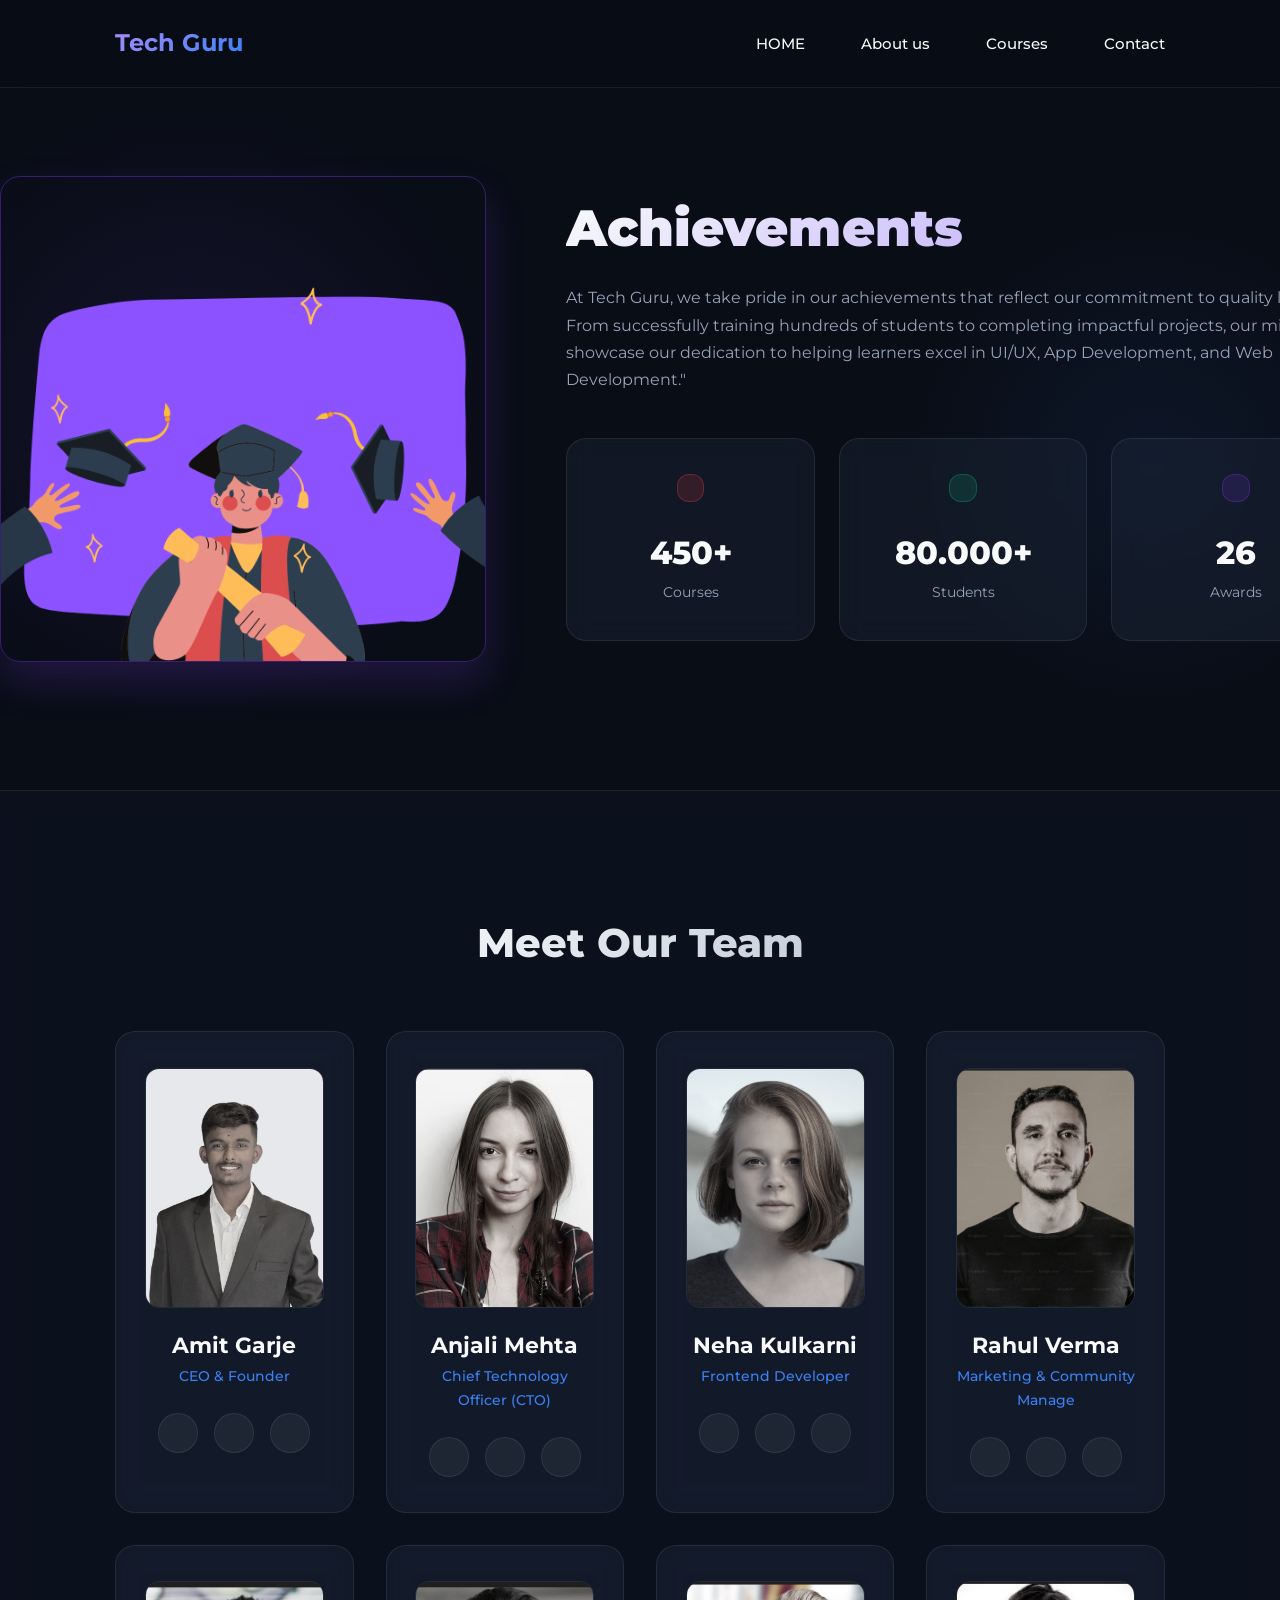
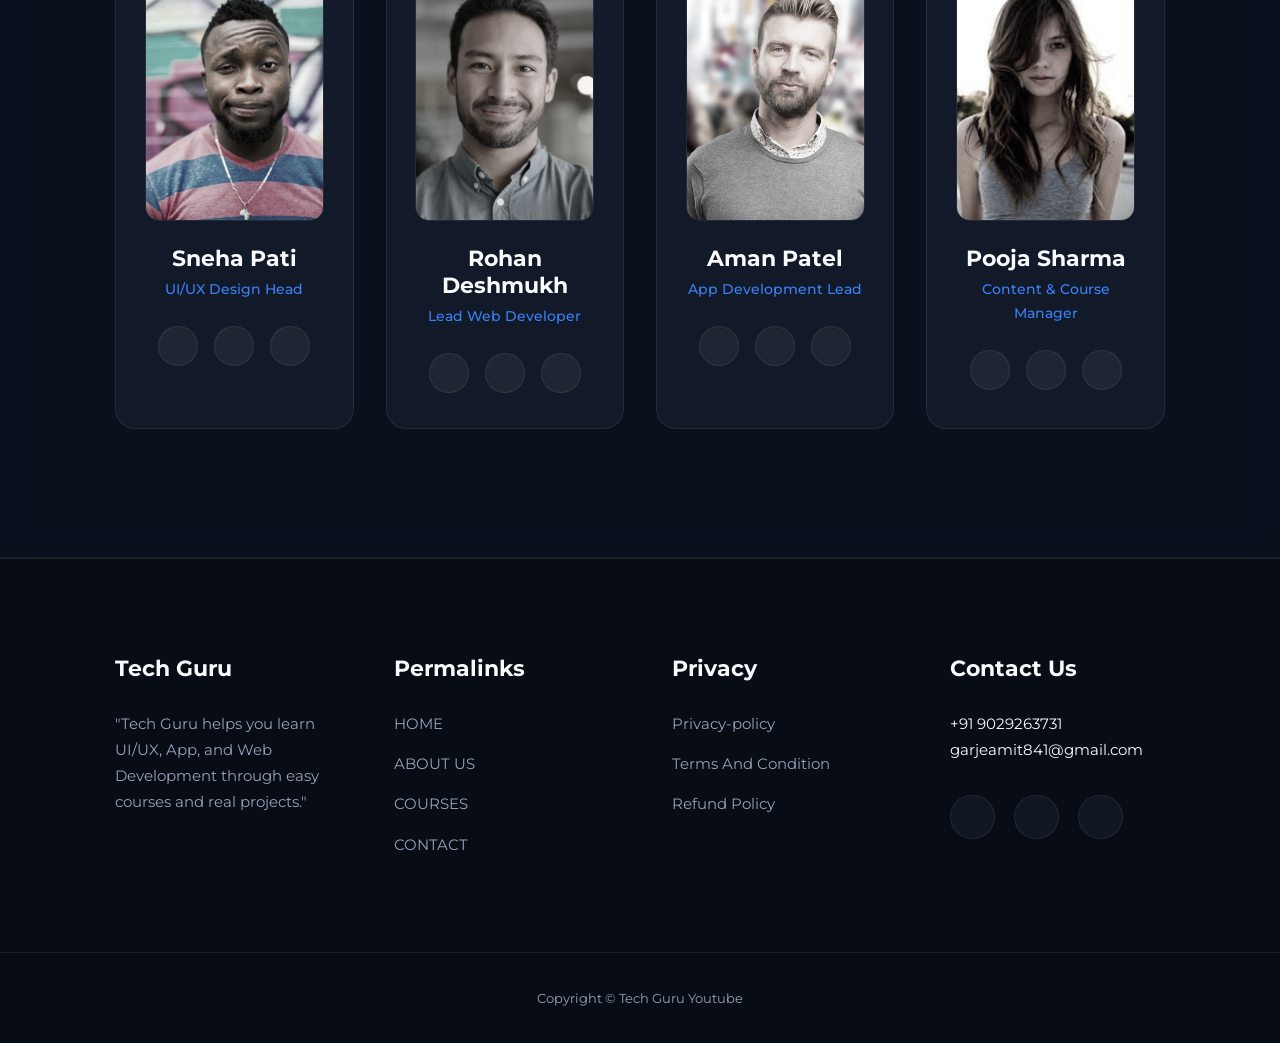
<file: about.html>
<!DOCTYPE html>
<html lang="en">
<head>
    <meta charset="UTF-8">
    <meta name="viewport" content="width=device-width, initial-scale=1.0">
    <title>Responsive Multipage Education Website Using Html-css-js</title>
    <link rel="stylesheet" href="./css/style.css">
    <link rel="stylesheet" href="./css/about.css">


    

    <!-- ICONSCOUT CDN-->
     <link rel="stylesheet" href="https://unicons.iconscout.com/release/v4.2.0/css/line.css">
    <!-- Google fonts (MONTSERRAT)-->
    <link rel="preconnect" href="https://fonts.googleapis.com">
    <link rel="preconnect" href="https://fonts.gstatic.com" crossorigin>
    <link href="https://fonts.googleapis.com/css2?family=Montserrat:ital,wght@0,100..900;1,100..900&display=swap" rel="stylesheet">

   
</head>
<body>
    
    <nav>
        <div class="container nav__container">
         <a href="index.html"><b>Tech Guru</b></a>
         <ul class="nav__menu">
              <li><a href="index.html">HOME</a></li>
              <li><a href="about.html">About us</a></li>
              <li><a href="courses.html">Courses</a></li>
              <li><a href="contact.html">Contact</a></li>

              
        </ul>
        <button id="open-menu-btn"> <i class="uil uil-list-ul"></i></button>
        <button id="close-menu-btn"> <i class="uil uil-multiply"></i></button>
        </div>
    </nav>




    <!--Achievemet Section-->

    <section class="section about__achievement">
        <div class="conatiner about__achievemets__container">
            <div class="about__achievemets__left">
                <img src="images/Aboutus rem.png">
            </div>



            <div class="about__achievemets__right">
                <h1>Achievements</h1>
                <p>At Tech Guru, we take pride in our achievements that reflect our commitment to quality learning. From successfully training hundreds of students to completing impactful projects, our milestones showcase our dedication to helping learners excel in UI/UX, App Development, and Web Development."</p>
                
                <div class="achievements__cards">
                    <article class="achievement__card">
                        <span class="achievemet__icon"><i class="uil uil-video"></i></span>
                        <h3>450+</h3>
                        <p>Courses</p>
                    </article>



                     <article class="achievement__card">
                        <span class="achievemet__icon"><i class="uil uil-users-alt"></i></span>
                        <h3>80.000+</h3>
                        <p>Students</p>
                    </article>



                     <article class="achievement__card">
                        <span class="achievemet__icon"><i class="uil uil-award"></i></span>
                        <h3>26</h3>
                        <p>Awards</p>
                    </article>
                </div>
            </div>


        </div>
    </section>
    <!--=======================Close Achievement section========================================-->

    <!--========================Meet Our Team section ========================================-->

    <section class="team">
        <h2>Meet Our Team</h2>
        <div class="container team__container">
            <article class="team__member">
                <div class="team__member-image">
                    <img src="images/Amit Garje java developer.jpg" height="250px" width="600px">
                </div>
                <div class="team__member-info">
                    <h4>Amit Garje</h4>
                    <p>CEO & Founder</p>
                </div>
                <div class="team__members-socials">
                    <a href="https://www.instagram.com/mr__amit___000?igsh=azRuZHA1cTVoMTdj" target="_blank"><i class="uil uil-instagram"></i></a>
                    <a href="#" target="_blank"><i class="uil uil-twitter"></i></a>
                    <a href="www.linkedin.com/in/amitgarje" target="_blank"><i class="uil uil-linkedin"></i></a>
                    
                </div>
            </article>


            <!--member 2-->
             <article class="team__member">
                <div class="team__member-image">
                    <img src="images/Screenshot 2025-12-17 131332.png" height="250px" width="600px">
                </div>
                <div class="team__member-info">
                    <h4>Anjali Mehta</h4>
                    <p>Chief Technology Officer (CTO)</p>
                </div>
                <div class="team__members-socials">
                    <a href="https://www.instagram.com/mr__amit___000?igsh=azRuZHA1cTVoMTdj" target="_blank"><i class="uil uil-instagram"></i></a>
                    <a href="#" target="_blank"><i class="uil uil-twitter"></i></a>
                    <a href="www.linkedin.com/in/amitgarje" target="_blank"><i class="uil uil-linkedin"></i></a>
                    
                </div>
            </article>


            <!--member 3-->
             <article class="team__member">
                <div class="team__member-image">
                    <img src="images/Screenshot 2025-12-17 131229.png" height="250px" width="600px">
                </div>
                <div class="team__member-info">
                    <h4>Neha Kulkarni</h4>
                    <p>Frontend Developer</p>
                </div>
                <div class="team__members-socials">
                    <a href="https://www.instagram.com/mr__amit___000?igsh=azRuZHA1cTVoMTdj" target="_blank"><i class="uil uil-instagram"></i></a>
                    <a href="#" target="_blank"><i class="uil uil-twitter"></i></a>
                    <a href="www.linkedin.com/in/amitgarje" target="_blank"><i class="uil uil-linkedin"></i></a>
                    
                </div>
            </article>
 






            <!--member 4-->
             <article class="team__member">
                <div class="team__member-image">
                    <img src="images/Screenshot 2025-12-17 131153.png" height="250px" width="600px">
                </div>
                <div class="team__member-info">
                    <h4>Rahul Verma</h4>
                    <p>Marketing & Community Manage</p>
                </div>
                <div class="team__members-socials">
                    <a href="https://www.instagram.com/mr__amit___000?igsh=azRuZHA1cTVoMTdj" target="_blank"><i class="uil uil-instagram"></i></a>
                    <a href="#" target="_blank"><i class="uil uil-twitter"></i></a>
                    <a href="www.linkedin.com/in/amitgarje" target="_blank"><i class="uil uil-linkedin"></i></a>
                    
                </div>
            </article>


<!--member 5-->
             <article class="team__member">
                <div class="team__member-image">
                    <img src="images/Screenshot 2025-12-17 131213.png" height="250px" width="600px">
                </div>
                <div class="team__member-info">
                    <h4>Sneha Pati</h4>
                    <p>UI/UX Design Head</p>
                </div>
                <div class="team__members-socials">
                    <a href="https://www.instagram.com/mr__amit___000?igsh=azRuZHA1cTVoMTdj" target="_blank"><i class="uil uil-instagram"></i></a>
                    <a href="#" target="_blank"><i class="uil uil-twitter"></i></a>
                    <a href="www.linkedin.com/in/amitgarje" target="_blank"><i class="uil uil-linkedin"></i></a>
                    
                </div>
            </article>




<!--member 6-->
             <article class="team__member">
                <div class="team__member-image">
                    <img src="images/Screenshot 2025-12-17 131242.png" height="250px" width="600px">
                </div>
                <div class="team__member-info">
                    <h4>Rohan Deshmukh</h4>
                    <p>Lead Web Developer</p>
                </div>
                <div class="team__members-socials">
                    <a href="https://www.instagram.com/mr__amit___000?igsh=azRuZHA1cTVoMTdj" target="_blank"><i class="uil uil-instagram"></i></a>
                    <a href="#" target="_blank"><i class="uil uil-twitter"></i></a>
                    <a href="www.linkedin.com/in/amitgarje" target="_blank"><i class="uil uil-linkedin"></i></a>
                    
                </div>
            </article>


            <!--member 7-->
             <article class="team__member">
                <div class="team__member-image">
                    <img src="images/Screenshot 2025-12-17 131407.png" height="250px" width="600px">
                </div>
                <div class="team__member-info">
                    <h4>Aman Patel</h4>
                    <p>App Development Lead</p>
                </div>
                <div class="team__members-socials">
                    <a href="https://www.instagram.com/mr__amit___000?igsh=azRuZHA1cTVoMTdj" target="_blank"><i class="uil uil-instagram"></i></a>
                    <a href="#" target="_blank"><i class="uil uil-twitter"></i></a>
                    <a href="www.linkedin.com/in/amitgarje" target="_blank"><i class="uil uil-linkedin"></i></a>
                    
                </div>
            </article>


            
            <!--member 8-->
             <article class="team__member">
                <div class="team__member-image">
                    <img src="images/Screenshot 2025-12-17 131316.png" height="250px" width="600px">
                </div>
                <div class="team__member-info">
                    <h4>Pooja Sharma</h4>
                    <p>Content & Course Manager</p>
                </div>
                <div class="team__members-socials">
                    <a href="https://www.instagram.com/mr__amit___000?igsh=azRuZHA1cTVoMTdj" target="_blank"><i class="uil uil-instagram"></i></a>
                    <a href="#" target="_blank"><i class="uil uil-twitter"></i></a>
                    <a href="www.linkedin.com/in/amitgarje" target="_blank"><i class="uil uil-linkedin"></i></a>
                    
                </div>
            </article>



        </div>
    </section>

    <!--======================== End of Meet Our Team section========================================-->


   



    <!--========================Footer section========================================-->
   <footer class="footer">
    <div class="container footer__container">
          <div class="footer__1">
            <a href="index.html" class="Footer__logo"><h4>Tech Guru</h4></a>
            <p>"Tech Guru helps you learn UI/UX, App, and Web Development through easy courses and real projects."</p>
          </div>


          <div class="footer__2">
            <h4>Permalinks</h4>
            <ul class="permalinks">
                  <li><a href="index.html">HOME</a></li>
                  <li><a href="about.html">ABOUT US</a></li>
                  <li><a href="courses.html">COURSES</a></li>
                  <li><a href="contact.html">CONTACT</a></li>

            </ul>
          </div>


          <div class="footer__3">
            <h4>Privacy</h4>
            <ul class="privacy">
                  <li><a href="#">Privacy-policy</a></li>
                  <li><a href="#">Terms And Condition</a></li>
                  <li><a href="#">Refund Policy</a></li>
                

            </ul>
          </div>

          <div class="footer__4">
            <h4>Contact Us</h4>
            <div>
                <p>+91 9029263731</p>
                <p>garjeamit841@gmail.com</p>
            </div>

            <ul class="footer__socials">
                <li><a href="https://www.facebook.com/share/1AgcQTmJK9/"><i class="uil uil-facebook"></i></a></li>
                <li><a href="https://www.instagram.com/mr__amit___000?igsh=azRuZHA1cTVoMTdj"><i class="uil uil-instagram"></i></a></li>
                <li><a href="https://www.instagram.com/mr__amit___000?igsh=azRuZHA1cTVoMTdj"><i class="uil uil-linkedin"></i></a></li>


            </ul>
          </div> 


    </div>
     <div class="footer__copyright">
    <small>Copyright &copy; Tech Guru Youtube </small>

 </div>
    </footer>

<!--========================End Footer section========================================-->












<script src="main.js"></script>

   
</body>
</html>
</file>
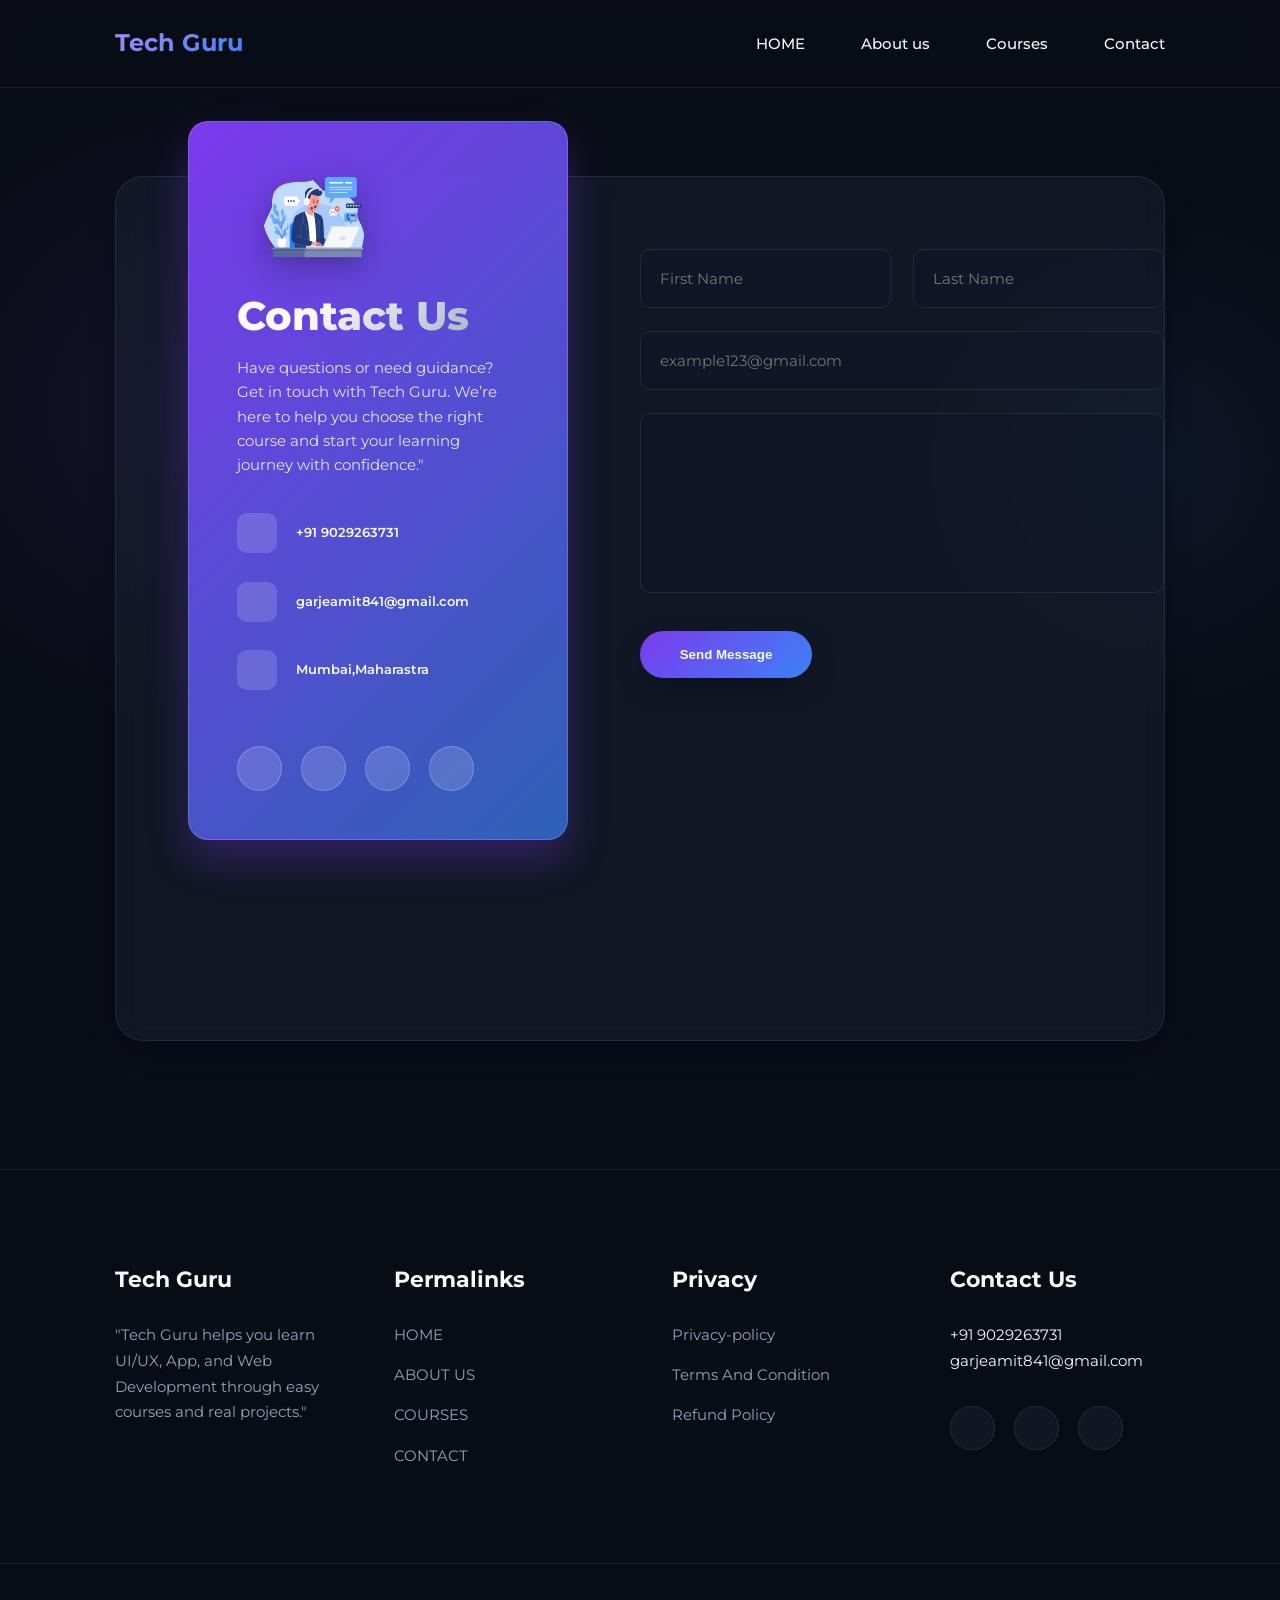
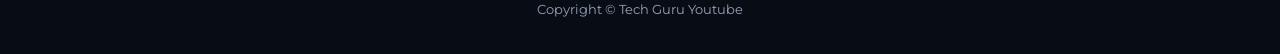
<file: contact.html>
<!DOCTYPE html>
<html lang="en">
<head>
    <meta charset="UTF-8">
    <meta name="viewport" content="width=device-width, initial-scale=1.0">
    <title>Responsive Multipage Education Website Using Html-css-js</title>
    <link rel="stylesheet" href="./css/style.css">
    <link rel="stylesheet" href="./css/contact.css">


    

    <!-- ICONSCOUT CDN-->
     <link rel="stylesheet" href="https://unicons.iconscout.com/release/v4.2.0/css/line.css">
    <!-- Google fonts (MONTSERRAT)-->
    <link rel="preconnect" href="https://fonts.googleapis.com">
    <link rel="preconnect" href="https://fonts.gstatic.com" crossorigin>
    <link href="https://fonts.googleapis.com/css2?family=Montserrat:ital,wght@0,100..900;1,100..900&display=swap" rel="stylesheet">

   
</head>
<body>
    
    <nav>
        <div class="container nav__container">
         <a href="index.html"><b>Tech Guru</b></a>
         <ul class="nav__menu">
              <li><a href="index.html">HOME</a></li>
              <li><a href="about.html">About us</a></li>
              <li><a href="courses.html">Courses</a></li>
              <li><a href="contact.html">Contact</a></li>

              
        </ul>
        <button id="open-menu-btn"> <i class="uil uil-list-ul"></i></button>
        <button id="close-menu-btn"> <i class="uil uil-multiply"></i></button>
        </div>
    </nav>





    <!--Form -->

    <section class="contact">
        <div class="container contact__container">

               <aside class="contact__aside">
                <div class="aside__image">
                    <img src="images/Contact-us.png" >
                </div>

                     
                        <h2>Contact Us</h2>
                        <p>Have questions or need guidance? Get in touch with Tech Guru. We’re here to help you choose the right course and start your learning journey with confidence."</p>
                       <ul class="contact__details">
                            <li><i class="uil uil-phone-times"></i>
                            <h5>+91 9029263731</h5>
                            </li>

                            <li><i class="uil uil-envelope"></i>
                              <h5>garjeamit841@gmail.com</h5>
                            </li>


                             <li><i class="uil uil-location-point"></i>
                              <h5>Mumbai,Maharastra</h5>
                            </li>
                       </ul>

                       <ul class="contact__socials">
                        

                        
                <li><a href="https://www.facebook.com/share/1AgcQTmJK9/"><i class="uil uil-facebook"></i></a></li>
                <li><a href="https://www.instagram.com/mr__amit___000?igsh=azRuZHA1cTVoMTdj"><i class="uil uil-linkedin"></i></a></li>

                <li><a href="https://www.instagram.com/mr__amit___000?igsh=azRuZHA1cTVoMTdj"><i class="uil uil-instagram"></i></a></li>
                <li><a href="https://www.instagram.com/mr__amit___000?igsh=azRuZHA1cTVoMTdj"><i class="uil uil-linkedin"></i></a></li>

                       </ul>

               </aside>
               
               <form action="https://formspree.io/f/xdkqqvvr" method="post" class="contact__form">
                     <div class="form__name">
                        <input type="text" name="First Name" placeholder="First Name" required>
                        <input type="text" name="Last Name" placeholder="Last Name" required>

                     </div>
                     <input type="email" name="Email Address" placeholder="example123@gmail.com" required>
                     <textarea name="Message" rows="7" required></textarea>
                     <button type="submit" class="btn btn-primary">Send Message</button>
               </form>
        </div>
    </section>
    <!--end Form -->



    <!--========================Footer section========================================-->
   <footer class="footer">
    <div class="container footer__container">
          <div class="footer__1">
            <a href="index.html" class="Footer__logo"><h4>Tech Guru</h4></a>
            <p>"Tech Guru helps you learn UI/UX, App, and Web Development through easy courses and real projects."</p>
          </div>


          <div class="footer__2">
            <h4>Permalinks</h4>
            <ul class="permalinks">
                  <li><a href="index.html">HOME</a></li>
                  <li><a href="about.html">ABOUT US</a></li>
                  <li><a href="courses.html">COURSES</a></li>
                  <li><a href="contact.html">CONTACT</a></li>

            </ul>
          </div>


          <div class="footer__3">
            <h4>Privacy</h4>
            <ul class="privacy">
                  <li><a href="#">Privacy-policy</a></li>
                  <li><a href="#">Terms And Condition</a></li>
                  <li><a href="#">Refund Policy</a></li>
                

            </ul>
          </div>

          <div class="footer__4">
            <h4>Contact Us</h4>
            <div>
                <p>+91 9029263731</p>
                <p>garjeamit841@gmail.com</p>
            </div>

            <ul class="footer__socials">
                <li><a href="https://www.facebook.com/share/1AgcQTmJK9/"><i class="uil uil-facebook"></i></a></li>
                <li><a href="https://www.instagram.com/mr__amit___000?igsh=azRuZHA1cTVoMTdj"><i class="uil uil-instagram"></i></a></li>
                <li><a href="https://www.instagram.com/mr__amit___000?igsh=azRuZHA1cTVoMTdj"><i class="uil uil-linkedin"></i></a></li>


            </ul>
          </div> 


    </div>
     <div class="footer__copyright">
    <small>Copyright &copy; Tech Guru Youtube </small>

 </div>
    </footer>

<!--========================End Footer section========================================-->












<script src="main.js"></script>

   
</body>
</html>
</file>
<file: css/style.css>
/* ===================== GENERAL STYLES ===================== */
:root {
    --color-primary: #7c3aed; /* Neon Purple */
    --color-accent: #3b82f6;  /* Bright Blue */
    --color-success: #10b981;
    --color-warning: #f59e0b;
    --color-danger: #ef4444;
    --color-white: #f8fafc;
    --color-light: #94a3b8;
    --color-black: #020617;
    
    /* Premium Dark Theme Colors */
    --color-bg: #090d16;
    --color-card-bg: rgba(30, 41, 59, 0.4);
    --color-border: rgba(255, 255, 255, 0.08);
    --color-border-glow: rgba(124, 58, 237, 0.4);
    
    --container-width-lg: 82%;
    --container-width-md: 90%;
    --container-width-sm: 94%;

    --transition: all 400ms cubic-bezier(0.4, 0, 0.2, 1);
    --glass-blur: blur(12px);
    --shadow-premium: 0 10px 30px -10px rgba(2, 6, 23, 0.7);
    --shadow-glow: 0 0 20px rgba(124, 58, 237, 0.15);
}

* {
    margin: 0;
    padding: 0;
    border: 0;
    outline: 0;
    text-decoration: none;
    list-style: none;
    box-sizing: border-box;
}

/* Custom Premium Scrollbar */
::-webkit-scrollbar {
    width: 8px;
}
::-webkit-scrollbar-track {
    background: var(--color-bg);
}
::-webkit-scrollbar-thumb {
    background: linear-gradient(var(--color-primary), var(--color-accent));
    border-radius: 4px;
}

body {
    font-family: 'Montserrat', sans-serif;
    line-height: 1.7;
    color: var(--color-white);
    background: var(--color-bg);
    overflow-x: hidden;
}

/* Background animated glow spots */
body::before {
    content: "";
    position: absolute;
    top: 10%;
    left: -10%;
    width: 50vw;
    height: 50vw;
    background: radial-gradient(circle, rgba(124, 58, 237, 0.1) 0%, transparent 70%);
    z-index: -2;
    pointer-events: none;
    animation: pulseGlow 15s infinite alternate;
}

body::after {
    content: "";
    position: absolute;
    bottom: 20%;
    right: -10%;
    width: 40vw;
    height: 40vw;
    background: radial-gradient(circle, rgba(59, 130, 246, 0.08) 0%, transparent 70%);
    z-index: -2;
    pointer-events: none;
    animation: pulseGlow 12s infinite alternate-reverse;
}

@keyframes pulseGlow {
    0% { transform: scale(1) translate(0, 0); }
    100% { transform: scale(1.2) translate(5%, 5%); }
}

.container {
    width: var(--container-width-lg);
    margin: 0 auto;
}

section {
    padding: 8rem 0;
    position: relative;
}

section h2 {
    text-align: center;
    margin-bottom: 4rem;
    font-size: 2.5rem;
    font-weight: 800;
    background: linear-gradient(135deg, var(--color-white) 30%, var(--color-light));
    -webkit-background-clip: text;
    -webkit-text-fill-color: transparent;
}

h1, h2, h3, h4, h5 {
    line-height: 1.2;
}

h1 {
    font-size: 3.2rem;
    font-weight: 900;
    background: linear-gradient(135deg, var(--color-white), #a78bfa);
    -webkit-background-clip: text;
    -webkit-text-fill-color: transparent;
}

h3 { font-size: 1.8rem; font-weight: 700; }
h4 { font-size: 1.4rem; font-weight: 600; }
h5 { font-weight: 600; }

a {
    color: var(--color-white);
}

img {
    width: 100%;
    display: block;
    object-fit: cover;
}

/* Premium Buttons */
.btn {
    display: inline-block;
    background: var(--color-white);
    color: var(--color-black);
    padding: 1rem 2.2rem;
    font-weight: 600;
    border-radius: 50px;
    border: 1px solid transparent;
    transition: var(--transition);
    cursor: pointer;
    box-shadow: var(--shadow-premium);
    position: relative;
    overflow: hidden;
    z-index: 1;
}

.btn::before {
    content: "";
    position: absolute;
    top: 0;
    left: 0;
    width: 100%;
    height: 100%;
    background: linear-gradient(135deg, var(--color-primary), var(--color-accent));
    z-index: -1;
    opacity: 0;
    transition: var(--transition);
}

.btn:hover {
    color: var(--color-white);
    transform: translateY(-3px);
    box-shadow: 0 10px 20px rgba(124, 58, 237, 0.3);
}

.btn:hover::before {
    opacity: 1;
}

.btn-primary {
    background: linear-gradient(135deg, var(--color-primary), var(--color-accent));
    color: var(--color-white);
    border: none;
}

.btn-primary:hover {
    transform: translateY(-3px);
    box-shadow: 0 10px 25px rgba(124, 58, 237, 0.4);
}


/* ===================== NAVBAR ===================== */
nav {
    background: rgba(9, 13, 22, 0.6);
    backdrop-filter: var(--glass-blur);
    border-bottom: 1px solid var(--color-border);
    width: 100vw;
    height: 5.5rem;
    position: fixed;
    top: 0;
    z-index: 11;
    transition: var(--transition);
}

.window-scroll {
    background: rgba(9, 13, 22, 0.85);
    height: 4.8rem;
    border-bottom: 1px solid var(--color-border-glow);
    box-shadow: 0 10px 30px rgba(0, 0, 0, 0.3);
}

.nav__container {
    height: 100%;
    display: flex;
    justify-content: space-between;
    align-items: center;
}

.nav__container a b {
    font-size: 1.5rem;
    background: linear-gradient(135deg, #a78bfa, #3b82f6);
    -webkit-background-clip: text;
    -webkit-text-fill-color: transparent;
}

nav button {
    display: none;
}

.nav__menu {
    display: flex;
    align-items: center;
    gap: 3.5rem;
}

.nav__menu a {
    font-size: 0.95rem;
    font-weight: 500;
    transition: var(--transition);
    position: relative;
    padding: 0.5rem 0;
}

.nav__menu a::after {
    content: "";
    position: absolute;
    bottom: 0;
    left: 0;
    width: 0;
    height: 2px;
    background: linear-gradient(135deg, var(--color-primary), var(--color-accent));
    transition: var(--transition);
}

.nav__menu a:hover {
    color: #a78bfa;
}

.nav__menu a:hover::after {
    width: 100%;
}


/* ===================== HEADER ===================== */
header {
    position: relative;
    top: 0;
    padding-top: 5.5rem;
    overflow: hidden;
    min-height: 85vh;
    display: flex;
    align-items: center;
    background: radial-gradient(circle at center, rgba(30, 41, 59, 0.3) 0%, var(--color-bg) 100%);
}

#particle-canvas {
    position: absolute;
    top: 0;
    left: 0;
    width: 100%;
    height: 100%;
    z-index: 1;
    pointer-events: auto;
}

.header__container {
    display: grid;
    grid-template-columns: 1fr 1fr;
    align-items: center;
    gap: 4rem;
    width: var(--container-width-lg);
    position: relative;
    z-index: 2;
}

.header__left {
    z-index: 2;
}

.header__left p {
    margin: 1.5rem 0 2.5rem;
    color: var(--color-light);
    font-size: 1.1rem;
}

.header__right {
    position: relative;
    display: flex;
    justify-content: center;
    align-items: center;
    z-index: 2;
}

.right__image img {
    border-radius: 20px;
    border: 1px solid var(--color-border-glow);
    box-shadow: 0 20px 50px rgba(124, 58, 237, 0.2);
    animation: floatImage 6s ease-in-out infinite;
}

@keyframes floatImage {
    0% { transform: translateY(0px) rotate(0deg); }
    50% { transform: translateY(-15px) rotate(1deg); }
    100% { transform: translateY(0px) rotate(0deg); }
}


/* ===================== CATEGORIES ===================== */
.categories {
    background: rgba(15, 23, 42, 0.6);
    border-top: 1px solid var(--color-border);
    border-bottom: 1px solid var(--color-border);
    backdrop-filter: var(--glass-blur);
}

.category__container {
    display: grid;
    grid-template-columns: 38% 62%;
    gap: 4rem;
}

.category__left {
    margin-right: 1.5rem;
}

.category__left p {
    margin: 1.5rem 0 2.8rem;
    color: var(--color-light);
}

.category__right {
    display: grid;
    grid-template-columns: repeat(3, 1fr);
    gap: 1.5rem;
}

.category {
    background: var(--color-card-bg);
    border: 1px solid var(--color-border);
    padding: 2.2rem 1.8rem;
    border-radius: 20px;
    transition: var(--transition);
    backdrop-filter: var(--glass-blur);
}

.category:hover {
    border-color: var(--color-primary);
    box-shadow: var(--shadow-glow);
    transform: translateY(-8px) scale(1.02);
}

.category__icon {
    background: rgba(124, 58, 237, 0.15);
    color: #c084fc;
    padding: 0.9rem;
    border-radius: 12px;
    display: inline-block;
    font-size: 1.5rem;
    border: 1px solid rgba(124, 58, 237, 0.3);
}

.category h5 {
    margin: 1.8rem 0 0.8rem;
    font-size: 1.15rem;
}

.category p {
    font-size: 0.88rem;
    color: var(--color-light);
    line-height: 1.5;
}


/* ===================== COURSES ===================== */
.courses__Container {
    display: grid;
    grid-template-columns: repeat(3, 1fr);
    gap: 2.5rem;
}

.course {
    background: var(--color-card-bg);
    border: 1px solid var(--color-border);
    border-radius: 20px;
    overflow: hidden;
    transition: var(--transition);
    backdrop-filter: var(--glass-blur);
    display: flex;
    flex-direction: column;
}

.course:hover {
    border-color: var(--color-accent);
    box-shadow: 0 20px 40px rgba(59, 130, 246, 0.15);
    transform: translateY(-8px);
}

.course__image {
    height: 14rem;
    overflow: hidden;
    position: relative;
}

.course__image img {
    height: 100%;
    transition: var(--transition);
}

.course:hover .course__image img {
    transform: scale(1.1);
}

.course__info {
    padding: 2.2rem;
    display: flex;
    flex-direction: column;
    flex-grow: 1;
}

.course__info h4 {
    font-weight: 700;
}

.course__info p {
    margin: 1.2rem 0 2rem;
    font-size: 0.95rem;
    color: var(--color-light);
    line-height: 1.6;
}

.course__info .btn-primary {
    margin-top: auto;
    align-self: flex-start;
}


/* ===================== FAQs ===================== */
.faqs {
    background: rgba(15, 23, 42, 0.4);
    border-top: 1px solid var(--color-border);
    border-bottom: 1px solid var(--color-border);
    backdrop-filter: var(--glass-blur);
}

.faqs__container {
    display: grid;
    grid-template-columns: 1fr 1fr;
    gap: 1.8rem;
}

.faq {
    padding: 2rem;
    background: var(--color-card-bg);
    border: 1px solid var(--color-border);
    cursor: pointer;
    border-radius: 16px;
    transition: var(--transition);
    backdrop-filter: var(--glass-blur);
}

.faq:hover {
    border-color: var(--color-primary);
}

.faq__header {
    display: flex;
    justify-content: space-between;
    align-items: center;
    gap: 1rem;
}

.faq h4 {
    font-size: 1.1rem;
    font-weight: 600;
}

.faq p {
    margin-top: 1.2rem;
    display: none;
    font-size: 0.95rem;
    color: var(--color-light);
    border-top: 1px solid var(--color-border);
    padding-top: 1rem;
}

.faq.open p {
    display: block;
}

.faq__icon {
    font-size: 1.4rem;
    color: var(--color-primary);
    transition: var(--transition);
}

.faq.open .faq__icon {
    transform: rotate(180deg);
    color: var(--color-accent);
}


/* ===================== TESTIMONIALS ===================== */
.testimonials__Container {
    overflow-x: hidden;
    position: relative;
    padding-bottom: 4rem;
}

.testimonial {
    padding: 2rem;
    background: var(--color-card-bg);
    border: 1px solid var(--color-border);
    border-radius: 24px;
    backdrop-filter: var(--glass-blur);
    margin: 2rem 0;
    transition: var(--transition);
}

.testimonial:hover {
    border-color: var(--color-primary);
    box-shadow: var(--shadow-glow);
}

.avatar {
    width: 5.5rem;
    height: 5.5rem;
    border-radius: 50%;
    overflow: hidden;
    margin: 0 auto 1.2rem;
    border: 3px solid var(--color-primary);
    box-shadow: 0 0 15px rgba(124, 58, 237, 0.4);
}

.testimonial__info {
    text-align: center;
    margin-bottom: 1.5rem;
}

.testimonial__info h5 {
    font-size: 1.1rem;
}

.testimonial__info small {
    color: var(--color-accent);
    font-weight: 500;
}

.testimonial__body {
    background: rgba(124, 58, 237, 0.08);
    padding: 1.8rem;
    border-radius: 16px;
    border: 1px solid rgba(124, 58, 237, 0.15);
    text-align: center;
    font-style: italic;
    color: var(--color-light);
}


/* ===================== FOOTER ===================== */
footer {
    background: rgba(9, 13, 22, 0.95);
    border-top: 1px solid var(--color-border);
    padding-top: 6rem;
    font-size: 0.95rem;
    position: relative;
    z-index: 2;
}

.footer__container {
    display: grid;
    grid-template-columns: repeat(4, 1fr);
    gap: 4rem;
}

.footer__container > div h4 {
    margin-bottom: 1.8rem;
    font-weight: 700;
    color: var(--color-white);
}

.footer__1 p {
    margin-bottom: 2rem;
    color: var(--color-light);
}

.footer__container ul li {
    margin-bottom: 0.9rem;
}

.footer__container ul li a {
    color: var(--color-light);
    transition: var(--transition);
}

.footer__container ul li a:hover {
    color: var(--color-primary);
    padding-left: 5px;
}

.footer__socials {
    display: flex;
    gap: 1.2rem;
    font-size: 1.3rem;
    margin-top: 2rem;
}

.footer__socials a {
    background: var(--color-card-bg);
    border: 1px solid var(--color-border);
    width: 2.8rem;
    height: 2.8rem;
    display: flex;
    align-items: center;
    justify-content: center;
    border-radius: 50%;
    transition: var(--transition);
}

.footer__socials a:hover {
    background: var(--color-primary);
    border-color: var(--color-primary);
    transform: translateY(-4px);
    box-shadow: 0 5px 15px rgba(124, 58, 237, 0.4);
}

.footer__copyright {
    text-align: center;
    margin-top: 5rem;
    padding: 2rem 0;
    border-top: 1px solid var(--color-border);
    color: var(--color-light);
}


/* ===================== MEDIA QUERIES (TABLETS) ===================== */
@media screen and (max-width: 1024px) {
    .container {
        width: var(--container-width-md);
    }

    h1 { font-size: 2.6rem; }
    h2 { font-size: 2rem; }

    /* NAVBAR */
    nav button {
        display: inline-block;
        background: transparent;
        font-size: 2rem;
        color: var(--color-white);
        cursor: pointer;
    }

    nav button#close-menu-btn {
        display: none;
    }

    .nav__menu {
        position: fixed;
        top: 5.5rem;
        right: 5%;
        height: fit-content;
        width: 18rem;
        flex-direction: column;
        gap: 0;
        display: none;
        perspective: 400px;
    }

    .nav__menu li {
        width: 100%;
        height: 5rem;
        animation: animateNavItems 400ms linear forwards;
        transform-origin: top right;
        opacity: 0;
    }

    .nav__menu li:nth-child(2) { animation-delay: 150ms; }
    .nav__menu li:nth-child(3) { animation-delay: 300ms; }
    .nav__menu li:nth-child(4) { animation-delay: 450ms; }

    @keyframes animateNavItems {
        0% { transform: rotateZ(-90deg) rotateX(90deg) scale(0.1); }
        100% { transform: rotateZ(0) rotateX(0) scale(1); opacity: 1; }
    }

    .nav__menu li a {
        background: rgba(30, 41, 59, 0.95);
        backdrop-filter: var(--glass-blur);
        border: 1px solid var(--color-border);
        box-shadow: -4rem 6rem 10rem rgba(0, 0, 0, 0.6);
        width: 100%;
        height: 100%;
        display: grid;
        place-items: center;
        transition: var(--transition);
        border-radius: 8px;
        margin-bottom: 0.5rem;
    }

    .nav__menu li a:hover {
        background: var(--color-primary);
        color: var(--color-white);
    }

    /* HEADER */
    header {
        min-height: auto;
        padding: 8rem 0 4rem;
    }

    .header__container {
        grid-template-columns: 1fr;
        gap: 4rem;
        text-align: center;
    }

    .header__right {
        display: flex;
        justify-content: center;
    }

    .right__image img {
        width: 75%;
    }

    /* CATEGORIES */
    .category__container {
        grid-template-columns: 1fr;
        gap: 3rem;
    }

    .category__right {
        grid-template-columns: 1fr 1fr;
        gap: 1.5rem;
    }

    /* COURSES */
    .courses__Container {
        grid-template-columns: 1fr 1fr;
        gap: 2rem;
    }

    /* FAQs */
    .faqs__container {
        grid-template-columns: 1fr;
    }

    /* FOOTER */
    .footer__container {
        grid-template-columns: 1fr 1fr;
        gap: 3rem;
    }
}

/* ===================== MEDIA QUERIES (PHONES) ===================== */
@media screen and (max-width: 600px) {
    .container {
        width: var(--container-width-sm);
    }

    /* HEADER */
    h1 { font-size: 2.2rem; }
    .header__left p { font-size: 1rem; }

    /* CATEGORIES */
    .category__right {
        grid-template-columns: 1fr;
    }

    /* COURSES */
    .courses__Container {
        grid-template-columns: 1fr;
    }

    /* FOOTER */
    .footer__container {
        grid-template-columns: 1fr;
        text-align: center;
    }
    
    .footer__socials {
        justify-content: center;
    }
}
</file>
<file: css/about.css>
/* ===================== ABOUT ACHIEVEMENTS ===================== */
.about__achievement {
    margin-top: 3rem;
}

.about__achievemets__container {
    display: grid;
    grid-template-columns: 38% 62%;
    gap: 5rem;
    align-items: center;
}

.about__achievemets__left img {
    border-radius: 20px;
    border: 1px solid var(--color-border-glow);
    box-shadow: 0 20px 40px rgba(124, 58, 237, 0.2);
}

.about__achievemets__right p {
    margin: 1.6rem 0 2.8rem;
    color: var(--color-light);
}

.achievements__cards {
    display: grid;
    grid-template-columns: repeat(3, 1fr);
    gap: 1.5rem;
}

.achievement__card {
    background: var(--color-card-bg);
    border: 1px solid var(--color-border);
    padding: 2.2rem 1.8rem;
    border-radius: 20px;
    text-align: center;
    transition: var(--transition);
    backdrop-filter: var(--glass-blur);
}

.achievement__card:hover {
    border-color: var(--color-primary);
    box-shadow: var(--shadow-glow);
    transform: translateY(-6px);
}

.achievemet__icon {
    background: rgba(239, 68, 68, 0.15);
    color: #f87171;
    padding: 0.8rem;
    border-radius: 12px;
    display: inline-block;
    margin-bottom: 1.5rem;
    font-size: 1.6rem;
    border: 1px solid rgba(239, 68, 68, 0.3);
}

.achievement__card:nth-child(2) .achievemet__icon {
    background: rgba(16, 185, 129, 0.15);
    color: #34d399;
    border-color: rgba(16, 185, 129, 0.3);
}

.achievement__card:nth-child(3) .achievemet__icon {
    background: rgba(124, 58, 237, 0.15);
    color: #c084fc;
    border-color: rgba(124, 58, 237, 0.3);
}

.achievement__card h3 {
    font-size: 2rem;
    font-weight: 800;
}

.achievement__card p {
    font-size: 0.9rem;
    color: var(--color-light);
    margin: 0.5rem 0 0;
}


/* ===================== TEAM MEMBERS ===================== */
.team {
    background: rgba(15, 23, 42, 0.4);
    border-top: 1px solid var(--color-border);
    border-bottom: 1px solid var(--color-border);
    backdrop-filter: var(--glass-blur);
}

.team__container {
    display: grid;
    grid-template-columns: repeat(4, 1fr);
    gap: 2rem;
}

.team__member {
    background: var(--color-card-bg);
    border: 1px solid var(--color-border);
    padding: 2.2rem 1.8rem;
    border-radius: 20px;
    position: relative;
    overflow: hidden;
    text-align: center;
    transition: var(--transition);
    backdrop-filter: var(--glass-blur);
}

.team__member:hover {
    border-color: var(--color-primary);
    box-shadow: var(--shadow-glow);
    transform: translateY(-8px);
}

.team__member-image {
    width: 100%;
    height: 15rem;
    border-radius: 14px;
    overflow: hidden;
    margin-bottom: 1.5rem;
    border: 1px solid var(--color-border);
}

.team__member-image img {
    width: 100%;
    height: 100%;
    object-fit: cover;
    filter: saturate(0.25);
    transition: var(--transition);
}

.team__member:hover .team__member-image img {
    filter: saturate(1.1);
    transform: scale(1.06);
}

.team__member-info h4 {
    font-weight: 700;
    margin-bottom: 0.4rem;
}

.team__member-info p {
    color: var(--color-accent);
    font-weight: 500;
    font-size: 0.88rem;
    margin-bottom: 1.5rem;
}

.team__members-socials {
    display: flex;
    justify-content: center;
    gap: 1rem;
}

.team__members-socials a {
    background: rgba(255, 255, 255, 0.05);
    border: 1px solid var(--color-border);
    width: 2.5rem;
    height: 2.5rem;
    display: flex;
    align-items: center;
    justify-content: center;
    border-radius: 50%;
    transition: var(--transition);
    color: var(--color-white);
}

.team__members-socials a:hover {
    background: var(--color-primary);
    border-color: var(--color-primary);
    transform: translateY(-3px);
    box-shadow: 0 5px 12px rgba(124, 58, 237, 0.3);
}


/* ===================== MEDIA QUERIES (TABLETS) ===================== */
@media screen and (max-width: 1024px) {
    .about__achievemets__container {
        grid-template-columns: 1fr;
        gap: 4rem;
    }

    .about__achievemets__left {
        width: 75%;
        margin: 0 auto;
    }

    .team__container {
        grid-template-columns: repeat(2, 1fr);
        gap: 2rem;
    }
}

/* ===================== MEDIA QUERIES (PHONES) ===================== */
@media screen and (max-width: 600px) {
    .about__achievemets__left {
        width: 90%;
    }

    .achievements__cards {
        grid-template-columns: 1fr;
        gap: 1.2rem;
    }

    .team__container {
        grid-template-columns: 1fr;
        gap: 2rem;
    }
}
</file>
<file: css/contact.css>
/* ===================== CONTACT CONTAINER ===================== */
.contact__container {
    background: var(--color-card-bg);
    border: 1px solid var(--color-border);
    backdrop-filter: var(--glass-blur);
    padding: 4.5rem;
    display: grid;
    grid-template-columns: 42% 58%;
    gap: 4.5rem;
    border-radius: 28px;
    margin-top: 3rem;
    box-shadow: var(--shadow-premium);
}


/* ===================== CONTACT ASIDE ===================== */
.contact__aside {
    background: linear-gradient(135deg, var(--color-primary), rgba(59, 130, 246, 0.7));
    padding: 3rem;
    border-radius: 20px;
    position: relative;
    bottom: 8rem;
    box-shadow: 0 20px 40px rgba(124, 58, 237, 0.3);
    border: 1px solid rgba(255, 255, 255, 0.15);
}

.aside__image {
    width: 10rem;
    margin-bottom: 2rem;
    filter: drop-shadow(0 10px 15px rgba(2, 6, 23, 0.3));
}

.contact__aside h2 {
    text-align: left;
    margin-bottom: 1rem;
    font-weight: 800;
}

.contact__aside p {
    font-size: 0.95rem;
    margin-bottom: 2.2rem;
    color: rgba(255, 255, 255, 0.85);
    line-height: 1.6;
}

.contact__details li {
    display: flex;
    gap: 1.2rem;
    align-items: center;
    margin-bottom: 1.8rem;
}

.contact__details li i {
    font-size: 1.4rem;
    background: rgba(255, 255, 255, 0.15);
    padding: 0.6rem;
    border-radius: 10px;
    display: flex;
    align-items: center;
    justify-content: center;
    width: 2.5rem;
    height: 2.5rem;
}

.contact__socials {
    display: flex;
    gap: 1.2rem;
    margin-top: 3.5rem;
}

.contact__socials a {
    background: rgba(255, 255, 255, 0.15);
    border: 1px solid rgba(255, 255, 255, 0.2);
    width: 2.8rem;
    height: 2.8rem;
    display: flex;
    align-items: center;
    justify-content: center;
    border-radius: 50%;
    transition: var(--transition);
    color: var(--color-white);
    font-size: 1.2rem;
}

.contact__socials a:hover {
    background: var(--color-white);
    color: var(--color-black);
    transform: translateY(-4px);
    box-shadow: 0 8px 15px rgba(0, 0, 0, 0.2);
}


/* ===================== CONTACT FORM ===================== */
.contact__form {
    display: flex;
    flex-direction: column;
    gap: 1.4rem;
}

.form__name {
    display: flex;
    gap: 1.4rem;
}

.contact__form input[type="text"],
.contact__form input[type="email"],
.contact__form textarea {
    width: 100%;
    padding: 1.2rem;
    background: rgba(15, 23, 42, 0.5);
    color: var(--color-white);
    border: 1px solid var(--color-border);
    border-radius: 10px;
    font-family: inherit;
    font-size: 0.95rem;
    resize: none;
    transition: var(--transition);
}

.contact__form input[type="text"]:focus,
.contact__form input[type="email"]:focus,
.contact__form textarea:focus {
    border-color: var(--color-primary);
    background: rgba(15, 23, 42, 0.7);
    box-shadow: 0 0 15px rgba(124, 58, 237, 0.2);
}

.contact__form textarea {
    min-height: 180px;
}

.contact__form .btn {
    width: max-content;
    margin-top: 1rem;
    padding: 1rem 2.5rem;
}


/* ===================== MEDIA QUERIES (TABLETS) ===================== */
@media screen and (max-width: 1024px) {
    .contact {
        padding-top: 8rem;
    }

    .contact__container {
        grid-template-columns: 1fr;
        gap: 4rem;
        padding: 3rem;
    }

    .contact__aside {
        bottom: 0;
        padding: 3rem;
    }
}

/* ===================== MEDIA QUERIES (PHONES) ===================== */
@media screen and (max-width: 600px) {
    .contact__container {
        padding: 1.5rem;
        border-radius: 20px;
    }

    .contact__aside {
        padding: 1.8rem;
    }

    .form__name {
        flex-direction: column;
        gap: 1.4rem;
    }

    .contact__form .btn {
        width: 100%;
    }
}
</file>
